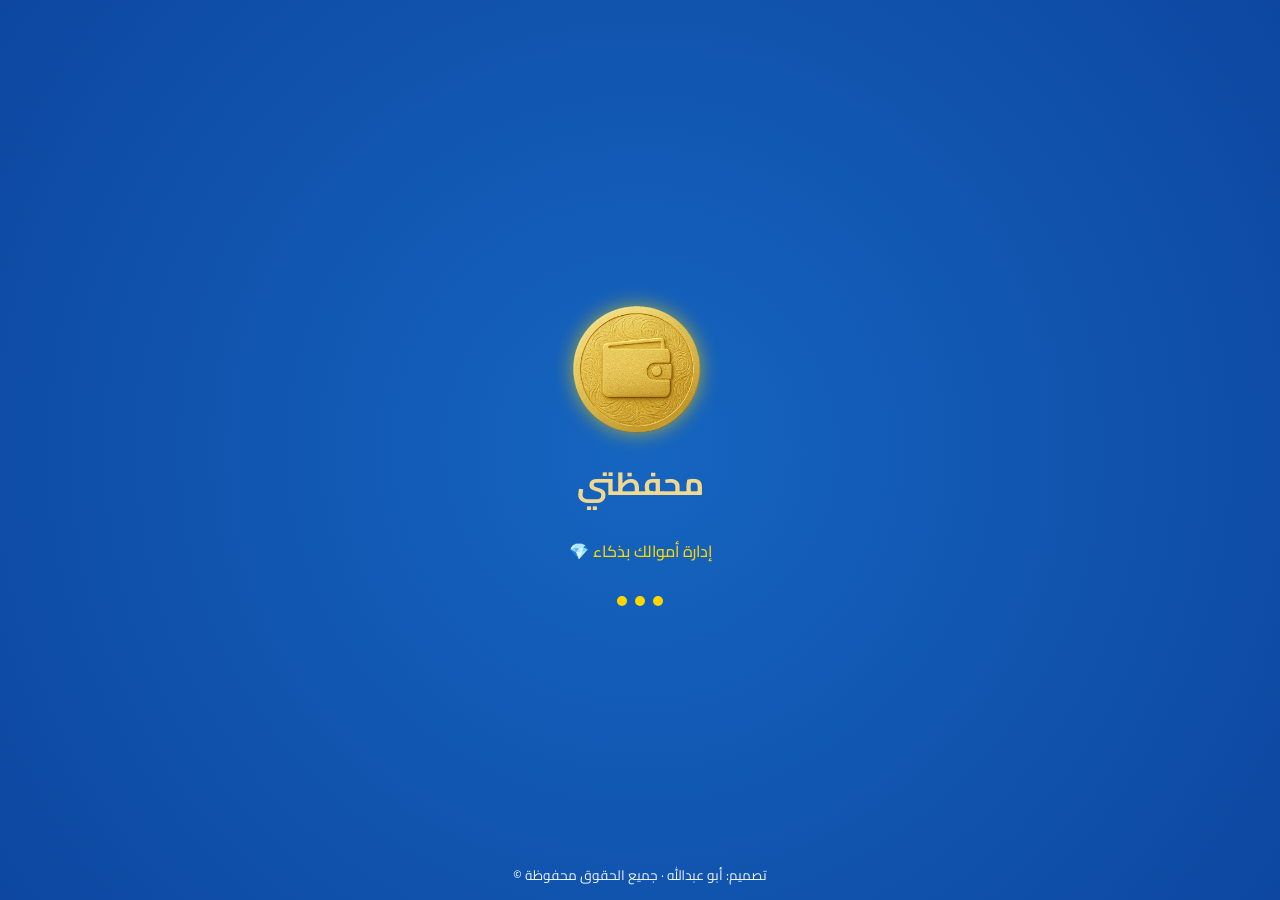
<file: index.html>
<!doctype html>
<html lang="ar" dir="rtl">
<head>
  <meta charset="utf-8" />
  <meta name="viewport" content="width=device-width,initial-scale=1" />

  <!-- Manifest -->
  <link rel="manifest" href="manifest.json">

  <!-- Icons -->
  <link rel="icon" type="image/png" sizes="192x192" href="icons/wallet-icon-192.png">
  <link rel="icon" type="image/png" sizes="512x512" href="icons/wallet-icon-512.png">
  <link rel="apple-touch-icon" href="icons/wallet-icon-512.png">

  <title>محفظتي — لوحة الأرصدة الإجمالية</title>
  <link href="style.css" rel="stylesheet">

  <!-- CSS الخاص بالسبلاش -->
  <style>
    #splash-screen {
      position: fixed;
      inset: 0;
      display: flex;
      flex-direction: column;
      justify-content: center;
      align-items: center;
      background: radial-gradient(circle at center, #1565C0, #0d47a1);
      color: #fff;
      z-index: 9999999;
      transition: opacity 1s ease-out;
      font-family: 'Cairo', sans-serif;
    }

    #splash-screen.hide {
      opacity: 0;
      pointer-events: none;
      display: none;
    }

    /* الشعار */
    #splash-screen img.logo {
      width: 150px;
      opacity: 0;
      transform: scale(0.7);
      animation: fadeInScale 1.4s forwards, goldenPulse 3s ease-in-out infinite;
      filter: drop-shadow(0 0 10px rgba(255, 215, 0, 0.6));
    }

    .app-name {
      font-size: 2rem;
      margin-top: 14px;
      opacity: 0;
      transform: translateY(10px);
      animation: fadeInUp 1s 1s forwards;
      font-weight: 700;
    }

    .tagline {
      font-size: 1rem;
      color: #FFD700;
      opacity: 0;
      animation: fadeIn 1s 2s forwards;
      margin-top: 8px;
      font-weight: 500;
    }

    /* نقاط التحميل */
    .loading-dots {
      display: flex;
      gap: 8px;
      margin-top: 30px;
      opacity: 0;
      animation: fadeIn 1s 2.5s forwards;
    }
    .loading-dots div {
      width: 10px; height: 10px;
      border-radius: 50%;
      background-color: #FFD700;
      animation: bounceDot 1.4s infinite ease-in-out;
    }
    .loading-dots div:nth-child(2) { animation-delay: 0.2s; }
    .loading-dots div:nth-child(3) { animation-delay: 0.4s; }

    .splash-footer {
      position: absolute;
      bottom: 12px;
      width: 100%;
      text-align: center;
      font-size: 0.85rem;
      color: rgba(255,255,255,0.95);
    }

    /* Animations */
    @keyframes fadeInUp {
      from { opacity: 0; transform: translateY(20px); }
      to { opacity: 1; transform: translateY(0); }
    }
    @keyframes fadeInScale {
      from { opacity: 0; transform: scale(0.7); }
      to { opacity: 1; transform: scale(1); }
    }
    @keyframes fadeIn {
      from { opacity: 0; }
      to { opacity: 1; }
    }
    @keyframes bounceDot {
      0%,80%,100% { transform: scale(0.7); opacity: 0.7; }
      40% { transform: scale(1.3); opacity: 1; }
    }
    @keyframes goldenPulse {
      0%,100% { filter: drop-shadow(0 0 10px rgba(255,215,0,0.4)); transform: scale(1); }
      50% { filter: drop-shadow(0 0 25px rgba(255,215,0,0.9)); transform: scale(1.05); }
    }
  </style>
</head>

<body>

<!-- شاشة السبلش -->
<div id="splash-screen">
  <img src="wallet-icon-512.png" class="logo">
  <div class="app-name">محفظتي</div>
  <div class="tagline">إدارة أموالك بذكاء 💎</div>

  <div class="loading-dots">
    <div></div><div></div><div></div>
  </div>

  <div class="splash-footer">تصميم: أبو عبدالله · جميع الحقوق محفوظة ©</div>
</div>


<!-- المحتوى الأصلي كما هو -->
<div class="notification-container"></div>

<header class="app-header">💎 محفظتي — الإصدار الموحد</header>

<main class="container">
  <h1 class="page-title">💰 لوحة الأرصدة الإجمالية</h1>

  <div class="cards-grid" id="cardsGrid" aria-live="polite">
    <div class="card card-yer" data-idx="0">
      <div class="card-title">إجمالي الأرصدة بالريال اليمني (YER)</div>
      <div class="card-amount" id="total-yer">—</div>
      <div class="card-note">تقدير بناءً على أسعار الصرف الحالية.</div>
      <div class="card-update" id="update-yer">آخر تحديث: —</div>
    </div>

    <div class="card card-sar" data-idx="1">
      <div class="card-title">إجمالي الأرصدة بالريال السعودي (SAR)</div>
      <div class="card-amount" id="total-sar">—</div>
      <div class="card-note">تقدير بناءً على أسعار الصرف الحالية.</div>
      <div class="card-update" id="update-sar">آخر تحديث: —</div>
    </div>

    <div class="card card-usd" data-idx="2">
      <div class="card-title">إجمالي الأرصدة بالدولار الأمريكي (USD)</div>
      <div class="card-amount" id="total-usd">—</div>
      <div class="card-note">تقدير بناءً على أسعار الصرف الحالية.</div>
      <div class="card-update" id="update-usd">آخر تحديث: —</div>
    </div>
  </div>

  <div class="action-row">
    <a href="settings.html" id="updateLink" class="btn primary">🔄 تحديث الأسعار من الإعدادات</a>
  </div>
</main>

<nav class="bottom-nav">
    <a href="index.html" class="active"><span class="icon">🏠</span><span>الرئيسية</span></a>
    <a href="banks.html"><span class="icon">📊</span><span>الأصول</span></a>
    <a href="gold.html"><span class="icon">💎</span><span>الذهب</span></a>
    <a href="zakat.html"><span class="icon">🕌</span><span>الزكاة</span></a>
    <a href="debts.html"><span class="icon">💳</span><span>الديون</span></a>
    <a href="backup.html"><span class="icon">📦</span><span>النسخ</span></a>
    <a href="settings.html"><span class="icon">⚙️</span><span>الإعدادات</span></a>
</nav>

<script src="core_logic.js"></script>
<script src="app.js"></script>

<script>
  // تسجيل Service Worker
  if ("serviceWorker" in navigator) {
    navigator.serviceWorker.register("sw.js");
  }

  // تشغيل السبلش عند فتح التطبيق فقط
document.addEventListener("DOMContentLoaded", () => {
    const splash = document.getElementById("splash-screen");

    // هل التطبيق مفتوح لأول مرة في هذه الجلسة؟
    const firstOpen = !sessionStorage.getItem("openedBefore");

    if (firstOpen) {

        splash.style.display = "flex";

        setTimeout(() => {
            splash.classList.add("hide");
            sessionStorage.setItem("openedBefore", "yes"); // تسجيل الافتتاح
        document.body.classList.add("main-loaded");

        }, 6000);

    } else {
        // تم فتح التطبيق مسبقًا → لا سبلش
        splash.remove();

        // وهنا أيضاً عند الفتح بدون سبلش
        document.body.classList.add("main-loaded");
    }
});


  // منع السبلش عند الضغط على "الرئيسية" وأنت داخلها
  document.addEventListener("DOMContentLoaded", () => {
    const homeLink = document.querySelector('a[href="index.html"]');

    if (homeLink) {
      homeLink.addEventListener("click", (event) => {

        if (window.location.pathname.endsWith("index.html") || 
            window.location.pathname === "/" ||
            window.location.pathname === "/index.html") {

          event.preventDefault(); // لا تعيد التحميل
        }

      });
    }
  });
</script>

</body>
</html>
</file>
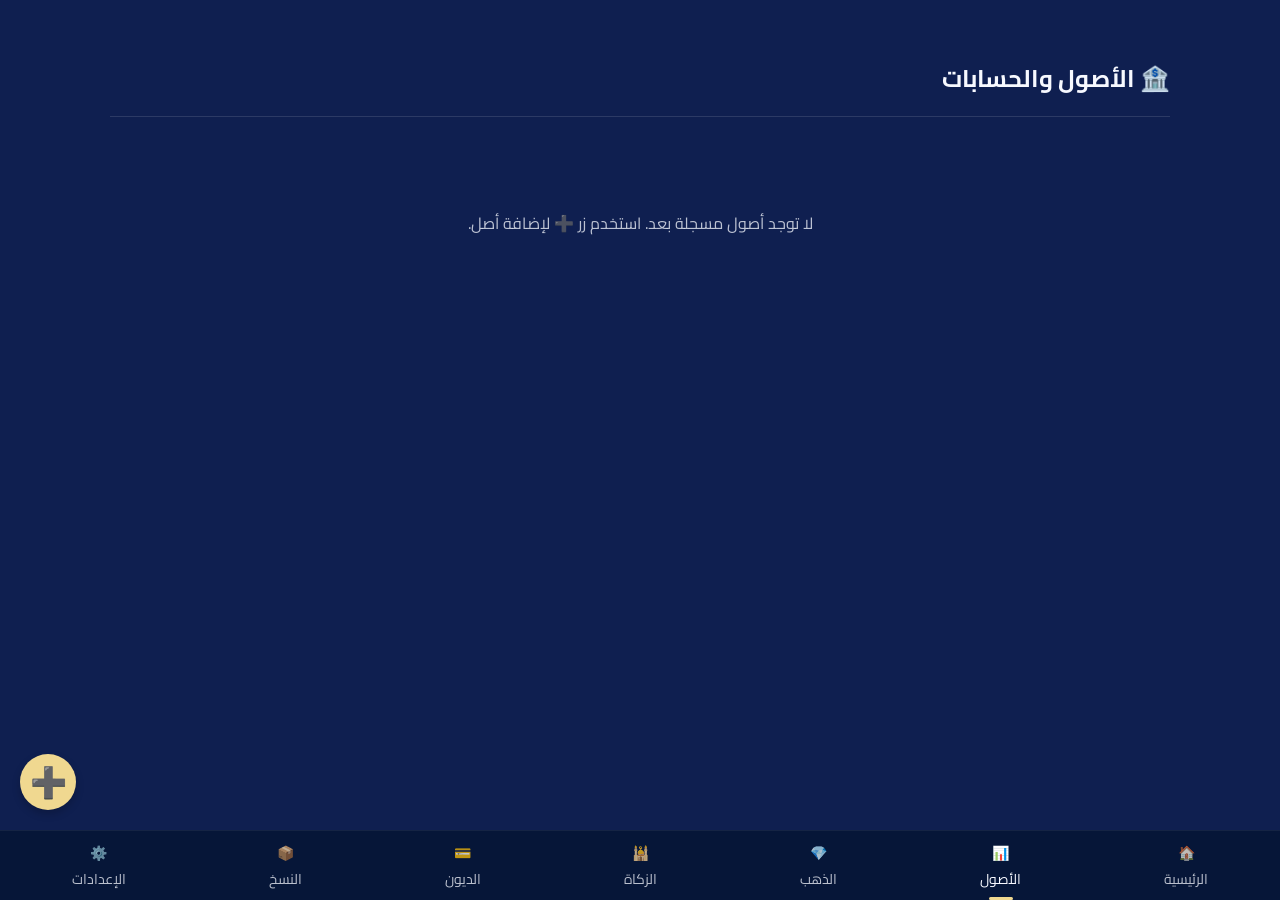
<file: banks.html>
<!doctype html>
<html lang="ar" dir="rtl">
<head>
  <meta charset="utf-8" />
  <meta name="viewport" content="width=device-width,initial-scale=1" />
  <title>محفظتي — الأصول والبنوك</title>
  <link href="style.css" rel="stylesheet">
</head>
<body data-page="banks">
<div class="notification-container"></div>
  <main class="container" id="mainContent">
    <h1 class="page-title">🏦 الأصول والحسابات</h1>
    
    <div class="banks-grid cards-grid" id="banksGrid">
      </div>

    <button class="fab" id="openBanksModal" aria-label="إضافة بنك جديد">➕</button>

    <div class="modal-backdrop" id="modalBackdrop" aria-hidden="true">
      <div class="modal" role="dialog" aria-modal="true" aria-labelledby="modalTitle">
        <h2 id="modalTitle">➕ إضافة / تعديل أصل مالي</h2>
        <div class="modal-subtitle" id="modalSubtitle">أدخل تفاصيل الأصل الجديد أدناه</div>

        <label>اسم الأصل (البنك/المحفظة)</label>
        <input type="text" id="bankName" placeholder="مثال: البنك الأهلي، محفظة العملات" required>

        <label style="margin-top: 15px; display: block;">أرصدة العملات:</label>
        <div id="currencyRows">
          <div class="currency-row">
            <select class="styled-select currency-select">
              <option value="YER">ريال يمني (YER)</option>
              <option value="SAR">ريال سعودي (SAR)</option>
              <option value="USD">دولار أمريكي (USD)</option>
            </select>
            <input type="number" class="value-input" step="0.01" min="0" placeholder="قيمة الرصيد" required>
          </div>
        </div>

        <button class="add-row-btn" id="addRowBtn">➕ أضف عملة أخرى</button>

        <div class="modal-actions">
          <button class="btn primary" id="saveBankBtn">💾 حفظ الأصل</button>
          <button class="btn cancel" id="closeBanksModal">إلغاء</button>
        </div>
      </div>
    </div>

    <div class="modal-backdrop" id="confirmBackdrop" aria-hidden="true">
      <div class="modal small" role="dialog" aria-modal="true" id="confirmModal">
        <h3 id="confirmTitle" style="color: #ff5555;">⚠️ تأكيد الحذف</h3>
        <p id="confirmText">هل تريد حذف هذا الأصل نهائيًا؟</p>
        <div class="modal-actions">
          <button class="btn primary" style="background: #a30000; color: #fff;" id="confirmYes">نعم، احذف</button>
          <button class="btn cancel" id="confirmNo">إلغاء</button>
        </div>
      </div>
    </div>
  </main>


<!-- شريط التنقل السفلي -->
<nav class="bottom-nav">
    <a href="index.html"><span class="icon">🏠</span><span>الرئيسية</span></a>
    <a href="banks.html" class="active"><span class="icon">📊</span><span>الأصول</span></a>
    <a href="gold.html"><span class="icon">💎</span><span>الذهب</span></a>
    <a href="zakat.html"><span class="icon">🕌</span><span>الزكاة</span></a>
    <a href="debts.html"><span class="icon">💳</span><span>الديون</span></a>
    <a href="backup.html"><span class="icon">📦</span><span>النسخ</span></a>
    <a href="settings.html"><span class="icon">⚙️</span><span>الإعدادات</span></a>
</nav>

  <script src="core_logic.js"></script> 
  <script src="banks.js"></script>

</body>

</html>
</file>
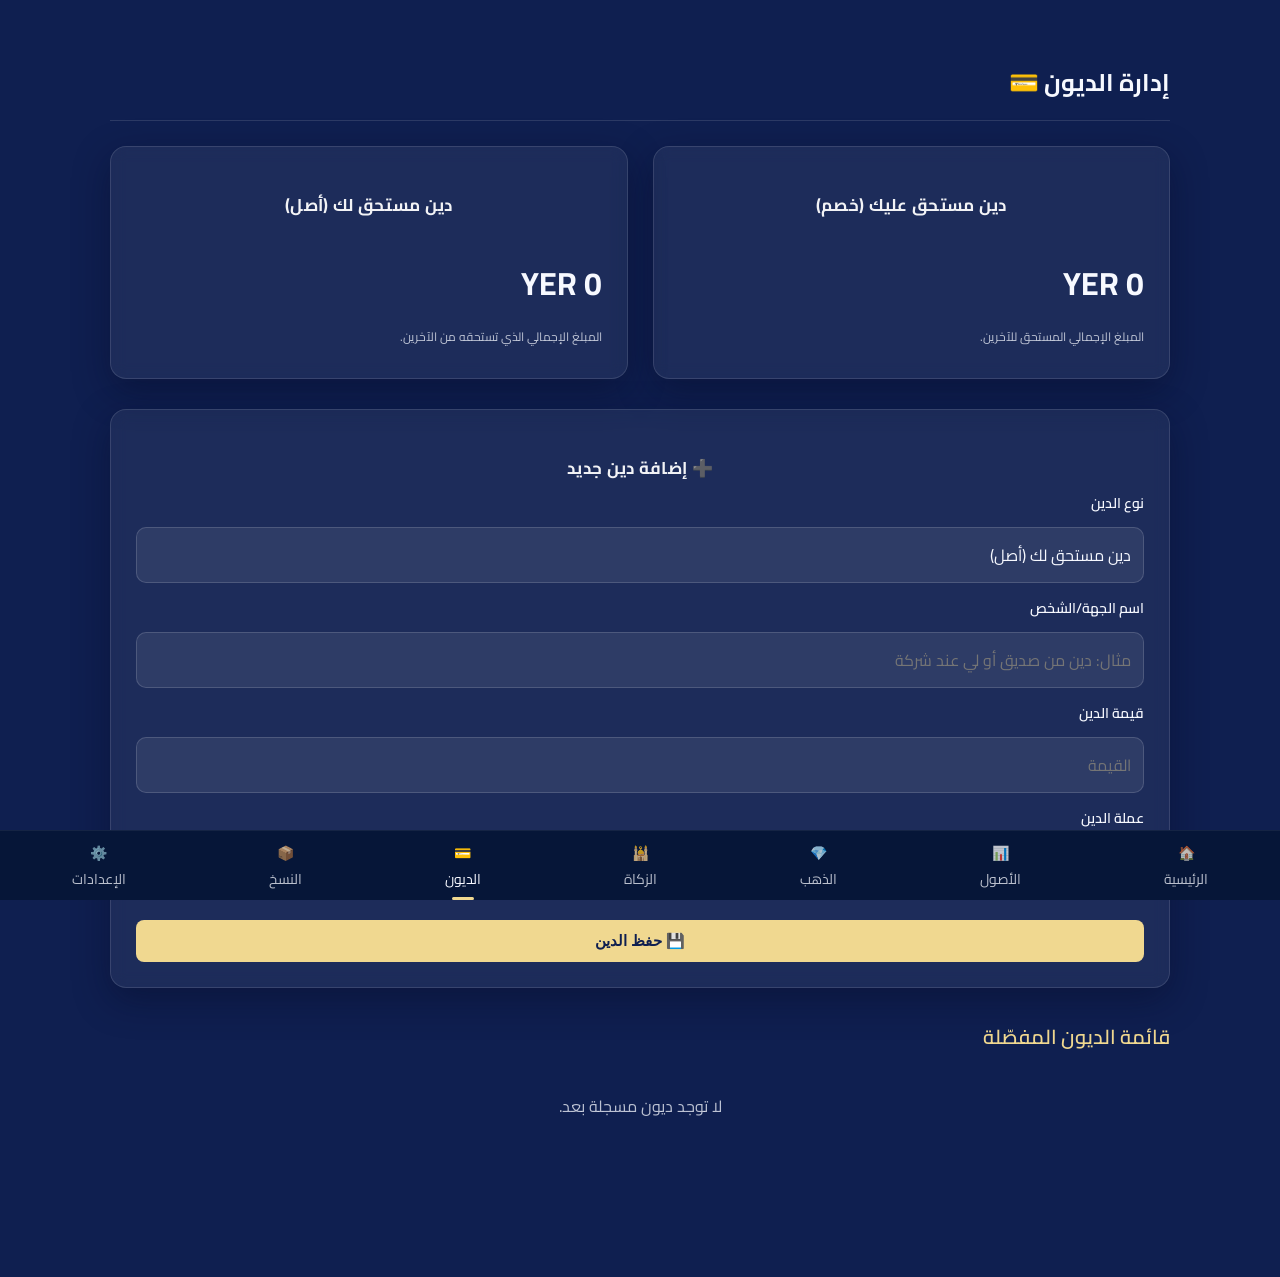
<file: debts.html>
<!DOCTYPE html>
<html lang="ar" dir="rtl">
<head>
    <meta charset="UTF-8">
    <meta name="viewport" content="width=device-width, initial-scale=1">
    <title>إدارة الديون</title>
    <link rel="stylesheet" href="style.css">
</head>

<body>

    <div class="container">

        <h2 class="page-title">إدارة الديون 💳</h2>

        <!-- البطاقات العلوية (بدون تغيير) -->
        <div class="summary-grid">

            <div class="card summary-card" style="opacity:1; transform:none;">
                <h3 class="card-title">دين مستحق عليك (خصم)</h3>
                <p class="card-amount" id="total-owed-by-me-yer">YER 0</p>
                <p class="card-note">المبلغ الإجمالي المستحق للآخرين.</p>
            </div>

            <div class="card summary-card" style="opacity:1; transform:none;">
                <h3 class="card-title">دين مستحق لك (أصل)</h3>
                <p class="card-amount" id="total-owed-to-me-yer">YER 0</p>
                <p class="card-note">المبلغ الإجمالي الذي تستحقه من الآخرين.</p>
            </div>

        </div>

        <!-- نموذج إضافة الدين (عرض كامل) -->
        <div class="card form-full" id="newDebtCard" style="opacity:1; transform:none;">

            <h3 class="card-title">➕ إضافة دين جديد</h3>

            <form id="debtForm">

                <div class="input-group">
                    <label>نوع الدين</label>
                    <select id="debtType" class="styled-select" required>
                        <option value="owed_to_me">دين مستحق لك (أصل)</option>
                        <option value="owed_by_me">دين مستحق عليك (خصم)</option>
                    </select>
                </div>

                <div class="input-group">
                    <label>اسم الجهة/الشخص</label>
                    <input type="text" id="debtName" placeholder="مثال: دين من صديق أو لي عند شركة" required>
                </div>

                <div class="input-group">
                    <label>قيمة الدين</label>
                    <input type="number" id="debtValue" placeholder="القيمة" required>
                </div>

                <div class="input-group">
                    <label>عملة الدين</label>
                    <select id="debtCurrency" class="styled-select">
                        <option value="YER">ريال يمني (YER)</option>
                        <option value="SAR">ريال سعودي (SAR)</option>
                        <option value="USD">دولار أمريكي (USD)</option>
                    </select>
                </div>

                <button class="btn primary" style="width:100%; margin-top:10px;">
                    💾 حفظ الدين
                </button>

            </form>
        </div>

        <!-- قائمة الديون (عرض كامل) -->
        <h3 class="page-subtitle">قائمة الديون المفصّلة</h3>

        <div class="debts-list-container full-width">
            <div id="debtsList"></div>
        </div>

    </div>
<!-- شريط التنقل السفلي -->
<nav class="bottom-nav">
    <a href="index.html"><span class="icon">🏠</span><span>الرئيسية</span></a>
    <a href="banks.html"><span class="icon">📊</span><span>الأصول</span></a>
    <a href="gold.html"><span class="icon">💎</span><span>الذهب</span></a>
    <a href="zakat.html"><span class="icon">🕌</span><span>الزكاة</span></a>
    <a href="debts.html" class="active"><span class="icon">💳</span><span>الديون</span></a>
    <a href="backup.html"><span class="icon">📦</span><span>النسخ</span></a>
    <a href="settings.html"><span class="icon">⚙️</span><span>الإعدادات</span></a>
</nav>

    <script src="core_logic.js"></script>
    <script src="debts.js"></script>

</body>
</html>
</file>
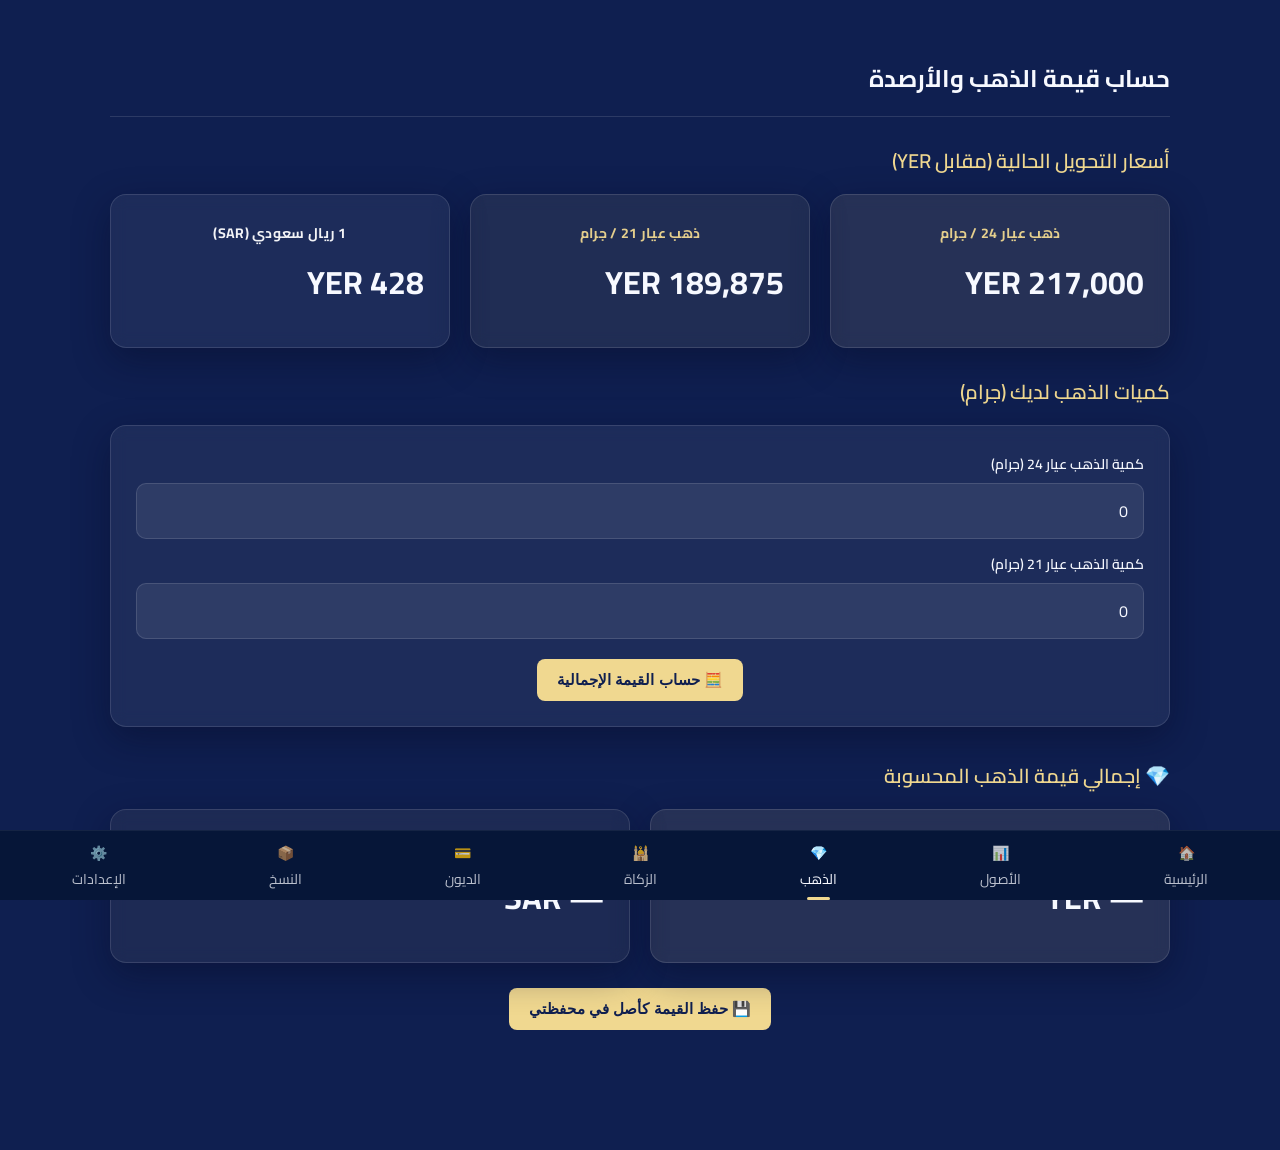
<file: gold.html>
<!doctype html>
<html lang="ar" dir="rtl">
<head>
  <meta charset="utf-8" />
  <meta name="viewport" content="width=device-width,initial-scale=1" />
  <title>محفظتي — إدارة الذهب</title>
  <link href="style.css" rel="stylesheet">
</head>
<body>
  <div class="notification-container"></div>
  <header class="app-header">💎 إدارة الذهب</header>
  
  <main class="container">
    <h1 class="page-title">حساب قيمة الذهب والأرصدة</h1>
    
    <h2 class="page-subtitle" style="margin-top: 5px;">أسعار التحويل الحالية (مقابل YER)</h2>
    <div class="cards-grid" style="grid-template-columns: repeat(3, 1fr); margin-bottom: 25px;">
        
        <div class="card" style="opacity: 1; transform: none; background: rgba(240, 216, 144, 0.1);">
            <div class="card-title" style="color: var(--gold); font-size: 14px;">ذهب عيار 24 / جرام</div>
            <div class="card-amount" id="current-gold-price-yer">— YER</div>
        </div>

        <div class="card" style="opacity: 1; transform: none; background: rgba(240, 216, 144, 0.08);">
            <div class="card-title" style="color: var(--gold); font-size: 14px;">ذهب عيار 21 / جرام</div>
            <div class="card-amount" id="current-gold-price-yer-21">— YER</div> 
        </div>

        <div class="card" style="opacity: 1; transform: none; background: rgba(255, 255, 255, 0.06);">
            <div class="card-title" style="font-size: 14px;">1 ريال سعودي (SAR)</div>
            <div class="card-amount" id="sar-rate">— YER</div>
        </div>
        
    </div>
    
    <h2 class="page-subtitle" style="margin-top: 15px;">كميات الذهب لديك (جرام)</h2>
    <div class="cards-grid" style="grid-template-columns: 1fr;">
        <div class="card" style="opacity: 1; transform: none;">
            <form id="goldForm">
              
              <div class="input-group">
                <label for="gold24grams">كمية الذهب عيار 24 (جرام)</label>
                <input type="number" id="gold24grams" step="0.01" min="0" value="0" required>
              </div>
              
              <div class="input-group">
                <label for="gold21grams">كمية الذهب عيار 21 (جرام)</label>
                <input type="number" id="gold21grams" step="0.01" min="0" value="0" required>
              </div>
              
              <div class="action-row" style="margin-top: 20px;">
                <button type="submit" class="btn primary">🧮 حساب القيمة الإجمالية</button>
              </div>
            </form>
        </div>
    </div>
    
    <h2 class="page-subtitle" style="margin-top: 30px;">💎 إجمالي قيمة الذهب المحسوبة</h2>
    <div class="cards-grid" style="grid-template-columns: repeat(2, 1fr); margin-bottom: 25px;">
        
        <div class="card" style="opacity: 1; transform: none; background: rgba(240, 216, 144, 0.1);">
            <div class="card-title" style="font-size: 14px;">بالريال اليمني (YER)</div>
            <div class="card-amount" id="total-gold-yer">— YER</div>
        </div>

        <div class="card" style="opacity: 1; transform: none; background: rgba(240, 216, 144, 0.06);">
            <div class="card-title" style="font-size: 14px;">بالريال السعودي (SAR)</div>
            <div class="card-amount" id="total-gold-sar">— SAR</div>
        </div>
        
    </div>
    
    <div class="action-row" style="margin-top: 15px;">
        <button id="save-gold-asset-btn" class="btn primary">💾 حفظ القيمة كأصل في محفظتي</button>
    </div>
    
  </main>
  
<!-- شريط التنقل السفلي -->
<nav class="bottom-nav">
    <a href="index.html"><span class="icon">🏠</span><span>الرئيسية</span></a>
    <a href="banks.html"><span class="icon">📊</span><span>الأصول</span></a>
    <a href="gold.html" class="active"><span class="icon">💎</span><span>الذهب</span></a>
    <a href="zakat.html"><span class="icon">🕌</span><span>الزكاة</span></a>
    <a href="debts.html"><span class="icon">💳</span><span>الديون</span></a>
    <a href="backup.html"><span class="icon">📦</span><span>النسخ</span></a>
    <a href="settings.html"><span class="icon">⚙️</span><span>الإعدادات</span></a>
</nav>

  <script src="core_logic.js"></script> 
  <script src="gold.js"></script>
</body>

</html>
</file>
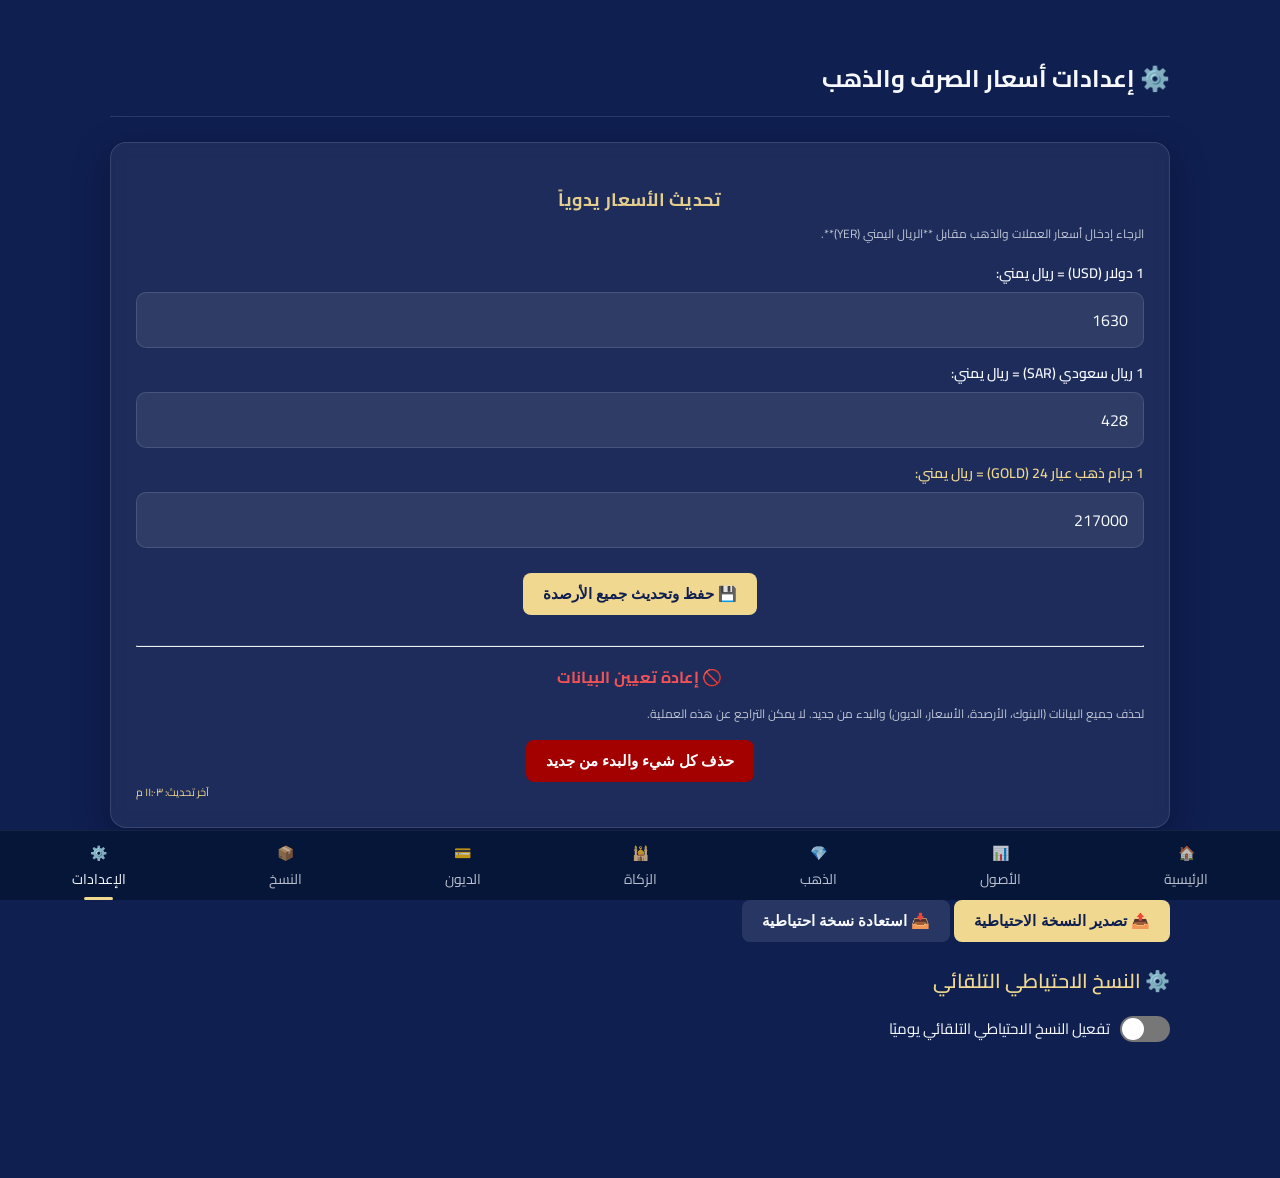
<file: settings.html>
<!doctype html>
<html lang="ar" dir="rtl">
<head>
  <meta charset="utf-8" />
  <meta name="viewport" content="width=device-width,initial-scale=1" />
  <title>محفظتي — الإعدادات والأسعار</title>
  <link href="style.css" rel="stylesheet">
</head>
<body>
  <div class="notification-container"></div>
  
  <header class="app-header">💎 محفظتي — الإعدادات</header>

  <main class="container">
    <h1 class="page-title">⚙️ إعدادات أسعار الصرف والذهب</h1>

    <div class="cards-grid" style="grid-template-columns: 1fr;">
      
      <div class="card" style="opacity: 1; transform: none;">
        <h2 class="card-title" style="font-size: 18px; color: var(--gold);">تحديث الأسعار يدوياً</h2>
        <div class="card-note" style="margin-bottom: 15px;">
            الرجاء إدخال أسعار العملات والذهب مقابل **الريال اليمني (YER)**.
        </div>
        
        <div class="input-group">
            <label for="usd-rate-input" style="color: var(--text);">1 دولار (USD) = ريال يمني:</label>
            <input type="number" id="usd-rate-input" placeholder="500" class="setting-input">
        </div>
        
        <div class="input-group">
            <label for="sar-rate-input" style="color: var(--text);">1 ريال سعودي (SAR) = ريال يمني:</label>
            <input type="number" id="sar-rate-input" placeholder="30" class="setting-input">
        </div>
        
        <div class="input-group">
            <label for="gold-price-input" style="color: var(--gold);">1 جرام ذهب عيار 24 (GOLD) = ريال يمني:</label> 
            <input type="number" id="gold-price-input" placeholder="200000" class="setting-input">
        </div>

        <div class="action-row" style="margin-top: 25px;">
            <button id="save-rates-btn" class="btn primary">💾 حفظ وتحديث جميع الأرصدة</button>
        </div>
        
        <hr style="border-top: 1px solid rgba(255,255,255,0.1); margin: 30px 0 15px;">
        <div class="card-title" style="font-size: 16px; color: #ff5555; margin-bottom: 10px;">
            🚫 إعادة تعيين البيانات
        </div>
        <div class="card-note">
            لحذف جميع البيانات (البنوك، الأرصدة، الأسعار، الديون) والبدء من جديد. لا يمكن التراجع عن هذه العملية.
        </div>
        <div class="action-row" style="margin-top: 15px;">
            <button id="delete-db-btn" class="btn cancel" style="background: #a30000; color: white;">حذف كل شيء والبدء من جديد</button>
        </div>
        <div class="card-update" id="last-update">آخر تحديث: —</div>
      </div>
      
    </div>
<h2 class="page-subtitle">📦 النسخة الاحتياطية</h2>

<button class="btn primary" id="exportBackupBtn">📤 تصدير النسخة الاحتياطية</button>

<input type="file" id="importBackupInput" accept=".json" style="display:none;">
<button class="btn cancel" id="importBackupBtn">📥 استعادة نسخة احتياطية</button>

<h2 class="page-subtitle">⚙️ النسخ الاحتياطي التلقائي</h2>

<label class="toggle-setting">
    <input type="checkbox" id="autoBackupToggle">
    <span class="toggle-slider"></span>
    <span class="toggle-label">تفعيل النسخ الاحتياطي التلقائي يوميًا</span>
</label>


  </main>

<!-- شريط التنقل السفلي -->
<nav class="bottom-nav">
    <a href="index.html"><span class="icon">🏠</span><span>الرئيسية</span></a>
    <a href="banks.html"><span class="icon">📊</span><span>الأصول</span></a>
    <a href="gold.html"><span class="icon">💎</span><span>الذهب</span></a>
    <a href="zakat.html"><span class="icon">🕌</span><span>الزكاة</span></a>
    <a href="debts.html"><span class="icon">💳</span><span>الديون</span></a>
    <a href="backup.html"><span class="icon">📦</span><span>النسخ</span></a>
    <a href="settings.html" class="active"><span class="icon">⚙️</span><span>الإعدادات</span></a>
</nav>

  <script src="core_logic.js"></script>
  <script src="settings.js"></script>
</body>

</html>
</file>
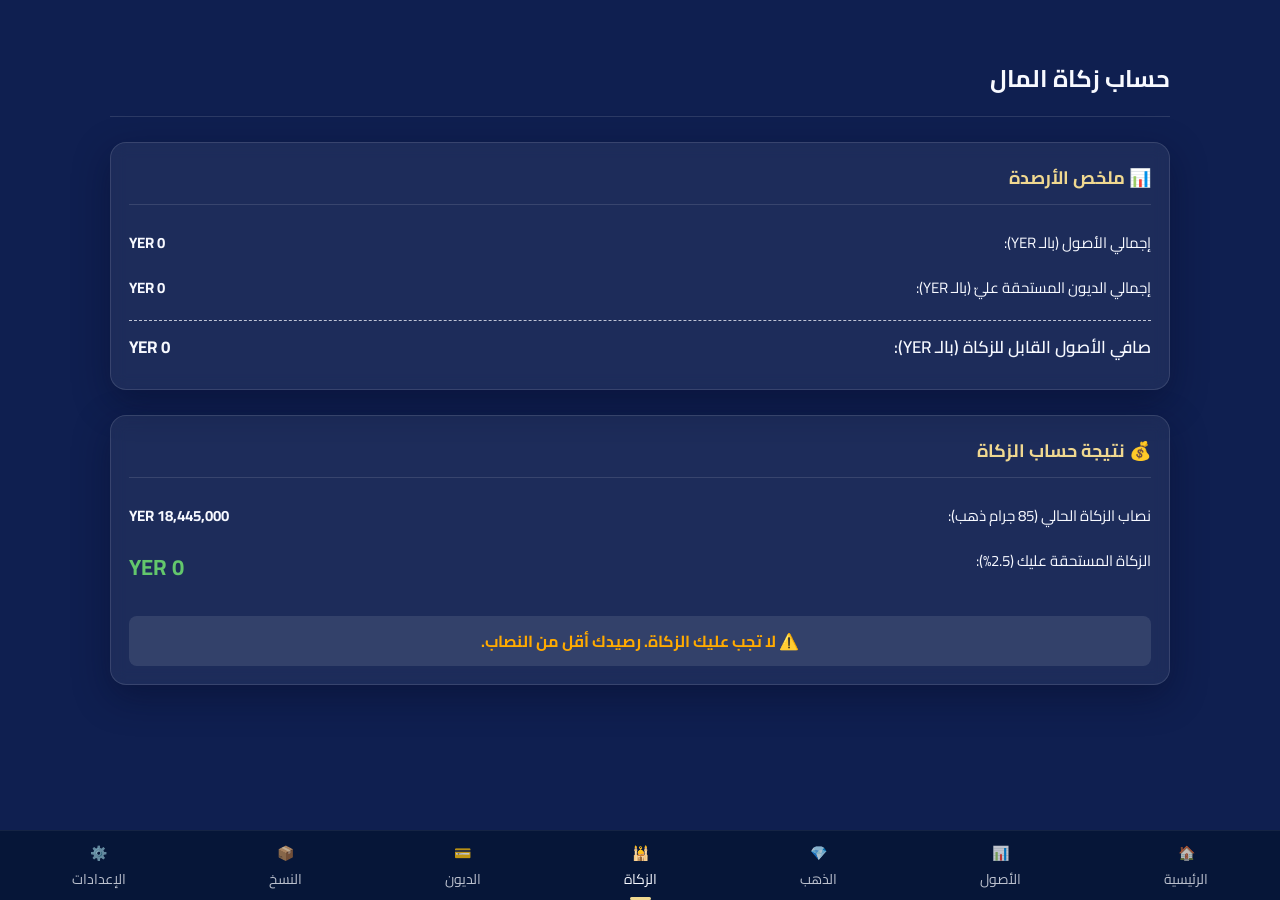
<file: zakat.html>
<!doctype html>
<html lang="ar" dir="rtl">
<head>
  <meta charset="utf-8" />
  <meta name="viewport" content="width=device-width,initial-scale=1" />
  <title>محفظتي — حساب الزكاة</title>
  <link href="style.css" rel="stylesheet">
</head>
<body>
  <div class="notification-container"></div>
  <header class="app-header">🕌 حساب الزكاة</header>
  
  <main class="container">
    <h1 class="page-title">حساب زكاة المال</h1>

    <div class="zakat-summary">
        <h2>📊 ملخص الأرصدة</h2>
        <div class="summary-item">
            <span>إجمالي الأصول (بالـ YER):</span> 
            <strong id="total-assets-yer">— YER</strong>
        </div>
        <div class="summary-item">
            <span>إجمالي الديون المستحقة عليّ (بالـ YER):</span> 
            <strong id="total-debts-by-me-yer">— YER</strong>
        </div>
        <div class="summary-item total-net">
            <span>صافي الأصول القابل للزكاة (بالـ YER):</span> 
            <strong id="net-assets-yer">— YER</strong>
        </div>
    </div>

    <div class="zakat-result">
        <h2>💰 نتيجة حساب الزكاة</h2>
        <div class="result-item">
            <span>نصاب الزكاة الحالي (85 جرام ذهب):</span> 
            <strong id="nisaab-yer">— YER</strong>
        </div>
        <div class="result-item final-result">
            <span>الزكاة المستحقة عليك (2.5%):</span> 
            <strong id="zakat-due-yer">— YER</strong>
        </div>
        <div class="zakat-status" id="zakat-status">
            </div>
    </div>
    
  </main>
<!-- شريط التنقل السفلي -->
<nav class="bottom-nav">
    <a href="index.html"><span class="icon">🏠</span><span>الرئيسية</span></a>
    <a href="banks.html"><span class="icon">📊</span><span>الأصول</span></a>
    <a href="gold.html"><span class="icon">💎</span><span>الذهب</span></a>
    <a href="zakat.html" class="active"><span class="icon">🕌</span><span>الزكاة</span></a>
    <a href="debts.html"><span class="icon">💳</span><span>الديون</span></a>
    <a href="backup.html"><span class="icon">📦</span><span>النسخ</span></a>
    <a href="settings.html"><span class="icon">⚙️</span><span>الإعدادات</span></a>
</nav>  


  <script src="core_logic.js"></script> 
  <script src="zakat.js"></script>
</body>

</html>
</file>
<file: style.css>
/* style.css — Glass UI SPA dashboard (royal blue + light gold) */
@import url('https://fonts.googleapis.com/css2?family=Cairo:wght@300;400;600;700&display=swap');

:root{
  --royal-top: #203b9d;
  --royal-bottom: #0f1f50;
  --royal-mid: #2749b0;
  --gold: #f0d890;
  --glass: rgba(255,255,255,0.06);
  --glass-border: rgba(255,255,255,0.12);
  --text: #f7f9ff;
  --muted: rgba(247,249,255,0.75);
  --card-radius: 16px;
  --shadow: 0 12px 36px rgba(6,12,40,0.45);
}

*{box-sizing:border-box}
html,body{height:100%;margin:0;font-family:'Cairo',sans-serif;background: var(--royal-bottom) !important;color:var(--text);-webkit-font-smoothing:antialiased;}

.app-header{display:none} 

.container{max-width:1100px;margin:0 auto;padding:40px 20px 120px;text-align:right;}

/* --- Titles --- */
.page-title{font-size:24px;font-weight:700;color:var(--text);margin-bottom:25px;border-bottom:1px solid var(--glass-border);padding-bottom:15px;}
.page-subtitle{font-size:20px;font-weight:600;color:var(--gold);margin-top:20px;margin-bottom:15px;}

/* --- Cards Grid --- */
.cards-grid{display:grid;grid-template-columns:repeat(3,1fr);gap:20px;}
@media (max-width: 768px) {
    .cards-grid{grid-template-columns:1fr;} /* على الموبايل، عمود واحد */
}

.card{
    background:var(--glass);
    backdrop-filter:blur(8px);
    border:1px solid var(--glass-border);
    border-radius:var(--card-radius);
    padding:25px;
    text-align:right;
    box-shadow:var(--shadow);
    opacity:0;
    transform:translateY(20px);
    transition: all 0.4s ease-out; /* إضافة انتقال لـ banks.js */
}

.card-title{font-size:14px;color:var(--muted);margin-bottom:10px;}
.card-amount{font-size:32px;font-weight:700;margin-bottom:10px;}
.card-note{font-size:12px;color:var(--muted);margin-bottom:5px;}
.card-update{font-size:11px;color:var(--gold);text-align:left;}

/* --- Buttons and Inputs --- */
.btn{
    padding:12px 20px;
    border:none;
    border-radius:8px;
    font-size:15px;
    cursor:pointer;
    transition:background 0.2s ease, transform 0.2s ease;
    font-weight:600;
    text-align:center;
    text-decoration:none;
    display:inline-block;
}
.btn.primary{background:var(--gold);color:var(--royal-bottom);}
.btn.primary:hover{background:#f0e0a0;transform:translateY(-1px);}
.btn.cancel{background:rgba(255,255,255,0.1);color:var(--text);}
.btn.cancel:hover{background:rgba(255,255,255,0.2);transform:translateY(-1px);}
.btn.btn-small{padding: 8px 14px; font-size: 13px;} /* زر صغير */


.action-row{margin-top:20px;text-align:center;}

/* --- Input Fields --- */
.input-group {
    margin-bottom: 15px;
}

.input-group label {
    display: block;
    margin-bottom: 6px;
    font-size: 14px;
    font-weight: 600;
}

input[type="text"], input[type="number"], .styled-select {
    width: 100%;
    padding: 12px 15px;
    border-radius: 10px;
    border: 1px solid var(--glass-border);
    background: rgba(255, 255, 255, 0.08); 
    color: var(--text);
    font-size: 16px;
    font-family: 'Cairo', sans-serif;
    transition: all 0.2s ease;
}

.styled-select {
    appearance: none;
    background: rgba(255, 255, 255, 0.08) url("data:image/svg+xml;charset=UTF-8,%3Csvg%20xmlns%3D%22http%3A%2F%2Fwww.w3.org%2F2000%2Fsvg%22%20width%3D%2220%22%20height%3D%2220%22%20viewBox%3D%220%200%2020%2020%22%3E%3Cpath%20fill%3D%22%23f7f9ff%22%20d%3D%22M4.5%207.5l5%205%205-5H4.5z%22%2F%3E%3C%2Fsvg%3E") no-repeat right 10px center;
    background-size: 12px;
    padding-left: 40px; /* مسافة للآيكون */
}


/* --- Bottom Navigation --- */
.bottom-nav{
    position:fixed;
    bottom:0;
    left:0;
    right:0;
    display:flex;
    justify-content:space-around;
    align-items:center;
    height:70px;
    background:rgba(0,0,0,0.5);
    backdrop-filter:blur(10px);
    border-top:1px solid var(--glass-border);
    z-index:1000;
}
.nav-btn{
    flex-grow:1;
    text-align:center;
    color:var(--muted);
    font-size:12px;
    font-weight:600;
    text-decoration:none;
    padding:10px 0;
    transition:color 0.2s ease, background 0.2s ease;
}
.nav-btn:hover{color:var(--text);}
.nav-btn.active{color:var(--gold);border-bottom:2px solid var(--gold);}

/* --- Splash Screen --- */
.splash{
    position:fixed;
    top:0;
    left:0;
    width:100%;
    height:100%;
    background:linear-gradient(180deg,var(--royal-mid) 0%,var(--royal-bottom) 100%);
    z-index:10000;
    display:flex;
    flex-direction:column;
    justify-content:center;
    align-items:center;
    text-align:center;
}
.splash-logo{
    display:flex;
    flex-direction:column;
    align-items:center;
}
.app-name{
    font-size:40px;
    font-weight:700;
    color:var(--gold);
    margin-bottom:15px;
}
.splash-tag{
    font-size:16px;
    color:var(--muted);
    margin-top:10px;
}
.splash-credit {
    font-size: 13px;
    color: var(--muted);
    margin-top: 8px;
    opacity: 0.85;
}
.loading-dots span{
    display:inline-block;
    width:10px;
    height:10px;
    background:var(--gold);
    border-radius:50%;
    margin:0 5px;
    animation:bounce 1.4s infinite ease-in-out both;
}
.loading-dots span:nth-child(1){animation-delay:-0.32s;}
.loading-dots span:nth-child(2){animation-delay:-0.16s;}

@keyframes bounce{
    0%,80%,100%{transform:scale(0);}
    40%{transform:scale(1);}
}

/* --- Notifications --- */
.notification-container {
    position: fixed;
    top: 20px;
    left: 50%;
    transform: translateX(-50%);
    z-index: 10000;
}

.custom-notification {
    background: rgba(10, 10, 10, 0.9);
    color: var(--text);
    padding: 15px 20px;
    border-radius: 10px;
    margin-bottom: 10px;
    box-shadow: 0 4px 10px rgba(0, 0, 0, 0.3);
    opacity: 0;
    transform: translateY(-20px);
    transition: opacity 0.4s ease, transform 0.4s ease;
    font-size: 14px;
    font-weight: 600;
}

.custom-notification.show {
    opacity: 1;
    transform: translateY(0);
}

.custom-notification.success {
    border-left: 5px solid var(--gold);
}

.custom-notification.error {
    background: rgba(150, 30, 30, 0.9);
    border-left: 5px solid #ff5555;
}

/* --- تنسيقات خاصة بقوائم الأصول والديون (list-container) --- */

.list-container {
    list-style: none;
    padding: 0;
    margin-top: 20px;
}

.list-item {
    display: flex;
    justify-content: space-between;
    align-items: center;
    padding: 15px 20px;
    margin-bottom: 12px;
    
    /* تطبيق ثيم البطاقة على عناصر القائمة */
    background: var(--glass); 
    backdrop-filter: blur(8px);
    border: 1px solid var(--glass-border);
    border-radius: var(--card-radius);
    box-shadow: 0 4px 12px rgba(0, 0, 0, 0.2);
    transition: transform 0.2s ease;
}

.list-item:hover {
    transform: translateY(-2px);
}

.debt-item div p {
    margin: 4px 0 0 0;
    font-size: 13px;
    color: var(--muted);
}

.debt-total, .asset-total {
    text-align: left; /* لضمان محاذاة الأزرار والعملة */
}

.value-yer {
    display: block;
    font-size: 16px;
    font-weight: 700;
    color: var(--gold);
    margin-bottom: 5px;
}

/* تمييز الديون المستحقة لي (أصول) والديون المستحقة عليّ (خصوم) */
.debt-to-me {
    border-left: 5px solid #63c76c; /* أخضر فاتح */
}
.debt-by-me {
    border-left: 5px solid #ff5555; /* أحمر تنبيه */
}

/* --- تنسيقات خاصة بصفحة الزكاة (zakat.html) والذهب (gold.html) --- */

.zakat-summary, .zakat-result {
    padding: 20px;
    margin-bottom: 25px;
    /* استخدام تنسيق البطاقة الأساسي */
    background: var(--glass);
    backdrop-filter: blur(8px);
    border: 1px solid var(--glass-border);
    border-radius: var(--card-radius);
    box-shadow: var(--shadow);
}

.zakat-summary h2, .zakat-result h2 {
    font-size: 18px;
    color: var(--gold);
    margin-top: 0;
    padding-bottom: 10px;
    border-bottom: 1px solid var(--glass-border);
    margin-bottom: 15px;
}

.summary-item, .result-item {
    display: flex;
    justify-content: space-between;
    padding: 8px 0;
    font-size: 15px;
}

.total-net {
    font-size: 17px !important;
    font-weight: 600;
    border-top: 1px dashed var(--muted);
    margin-top: 10px;
    padding-top: 10px !important;
    color: var(--text);
}

.final-result strong {
    font-size: 22px;
    color: #63c76c; /* لون أخضر للزكاة المستحقة */
    font-weight: 700;
}

.zakat-status {
    margin-top: 20px;
    padding: 10px;
    text-align: center;
    border-radius: 8px;
    background: rgba(255, 255, 255, 0.1);
}

/* --- تنسيقات الأزرار العائمة (FAB) والمودال (Banks Page) --- */

.fab {
    position: fixed;
    bottom: 90px;
    left: 20px;
    width: 56px;
    height: 56px;
    border-radius: 50%;
    background: var(--gold);
    color: var(--royal-bottom);
    font-size: 30px;
    border: none;
    box-shadow: 0 4px 8px rgba(0, 0, 0, 0.2);
    cursor: pointer;
    z-index: 999;
    transition: transform 0.2s ease;
}
.fab:hover {
    transform: scale(1.05);
}

/* المودال */
.modal-backdrop {
    position: fixed;
    top: 0;
    left: 0;
    width: 100%;
    height: 100%;
    background: rgba(0, 0, 0, 0.7);
    backdrop-filter: blur(5px);
    z-index: 10001;
    display: flex;
    justify-content: center;
    align-items: center;
    visibility: hidden;
    opacity: 0;
    transition: opacity 0.3s, visibility 0.3s;
}
.modal-backdrop.active {
    visibility: visible;
    opacity: 1;
}

.modal {
    background: var(--royal-bottom);
    border: 1px solid var(--glass-border);
    border-radius: var(--card-radius);
    padding: 30px;
    width: 90%;
    max-width: 500px;
    box-shadow: var(--shadow);
    transform: scale(0.9);
    transition: transform 0.3s ease;
}
.modal-backdrop.active .modal {
    transform: scale(1);
}
.modal h2 {
    color: var(--gold);
    font-size: 22px;
    margin-top: 0;
    border-bottom: 1px solid var(--glass-border);
    padding-bottom: 10px;
    margin-bottom: 15px;
}
.modal-actions {
    display: flex;
    justify-content: space-between;
    margin-top: 25px;
}
.currency-row {
    display: flex;
    gap: 10px;
    align-items: center;
    margin-bottom: 15px;
}
.currency-row select, .currency-row input[type="number"] {
    flex-grow: 1;
}
.add-row-btn {
    width: 100%;
    background: rgba(255, 255, 255, 0.1);
    color: var(--text);
    padding: 10px;
    border: 1px dashed var(--glass-border);
    border-radius: 8px;
    cursor: pointer;
    transition: background 0.2s;
}
.add-row-btn:hover {
    background: rgba(255, 255, 255, 0.2);
}

/* تعديل عرض المودال الصغير للحذف */
.modal.small {
    max-width: 350px;
    text-align: center;
}
.modal.small .modal-actions {
    justify-content: space-around;
}
/* ==== بطاقة الملخص (عرض كامل بصفين) ==== */
.summary-grid {
    display: grid;
    grid-template-columns: 1fr 1fr;
    gap: 25px;
    margin-bottom: 25px;
}

@media (max-width: 900px) {
    .summary-grid {
        grid-template-columns: 1fr;
    }
}

/* ==== نموذج الإضافة عرض كامل ==== */
.form-card {
    width: 100%;
    margin-bottom: 25px;
}

/* ==== تحسين مدخلات النموذج ==== */
.form-card .input-group input,
.form-card .input-group select {
    width: 100%;
    margin-top: 4px;
}

/* ==== قائمة الديون ==== */
.debts-list-container {
    width: 100%;
}

/* ==== حل مشكلة navbar المختفي ==== */
body {
    padding-bottom: 120px;
}
/* شبكة عمودين تحت البطاقات */
.debt-grid {
    display: grid;
    grid-template-columns: 1fr 1fr;
    gap: 25px;
    margin-top: 20px;
}

@media (max-width: 900px) {
    .debt-grid {
        grid-template-columns: 1fr;
    }
}

/* تحسين شكل النموذج */
.form-card input,
.form-card select {
    width: 100%;
    background: rgba(255,255,255,0.08);
    border: 1px solid rgba(255,255,255,0.15);
    padding: 10px;
    border-radius: 10px;
    color: var(--text);
    transition: 0.3s;
}

.form-card input:focus,
.form-card select:focus {
    border-color: var(--gold);
    background: rgba(255,255,255,0.12);
}

/* جعل select متناسق مع الثيم */
.styled-select {
    appearance: none;
    background-image: url('data:image/svg+xml;utf8,<svg fill="white" height="24" width="24" viewBox="0 0 24 24"><path d="M7 10l5 5 5-5z"/></svg>');
    background-repeat: no-repeat;
    background-position: left 10px center;
    padding-left: 35px;
}

/* بطاقة الديون في العمود الثاني */
.debts-list-container {
    margin-top: 10px;
}

.debt-item {
    opacity: 1 !important;
    transform: none !important;
    margin-bottom: 18px;
    padding: 18px;
    border-radius: 14px;
}

/* توحيد التباعد داخل الحقول */
.input-group {
    margin-bottom: 12px;
}
/* ===== البطاقات العلوية ===== */
.summary-grid {
    display: grid;
    grid-template-columns: 1fr 1fr;
    gap: 25px;
    margin-bottom: 30px;
}

@media (max-width: 900px) {
    .summary-grid {
        grid-template-columns: 1fr;
    }
}

/* ===== نموذج إضافة دين بعرض كامل ===== */
.form-full {
    width: 100%;
    margin-bottom: 30px;
}

/* تحسين مدخلات النموذج */
.form-full input,
.form-full select {
    width: 100%;
    padding: 12px;
    border-radius: 10px;
    background: rgba(255,255,255,0.08);
    border: 1px solid rgba(255,255,255,0.15);
    margin-top: 5px;
    color: var(--text);
}

.form-full input:focus,
.form-full select:focus {
    background: rgba(255,255,255,0.12);
    border-color: var(--gold);
}

/* تنسيق select ليطابق الثيم */
.styled-select {
    appearance: none;
    background-image: url('data:image/svg+xml;utf8,<svg fill="white" height="22" width="22" viewBox="0 0 24 24"><path d="M7 10l5 5 5-5z"/></svg>');
    background-repeat: no-repeat;
    background-position: left 10px center;
    padding-left: 35px;
}

/* ===== قائمة الديون (عرض كامل) ===== */
.full-width {
    width: 100%;
}

.debt-item {
    opacity: 1 !important;
    transform: none !important;
    margin-bottom: 18px;
    padding: 18px;
    border-radius: 14px;
}
/* ====== شريط التنقل السفلي الفاخر ====== */

.bottom-nav {
    position: fixed;
    bottom: 0;
    right: 0;
    left: 0;
    height: 70px;
    background: #061638;
    border-top: 1px solid rgba(255,255,255,0.06);
    display: flex;
    justify-content: space-around;
    align-items: center;
    z-index: 2000;
    backdrop-filter: blur(10px);
}

.bottom-nav a {
    color: var(--text);
    text-decoration: none;
    font-size: 14px;
    text-align: center;
    display: flex;
    flex-direction: column;
    align-items: center;
    padding: 6px 10px;
    position: relative;
    opacity: 0.75;
    transition: 0.25s ease;
}

.bottom-nav a .nav-icon {
    width: 18px;
    height: 18px;
    margin-bottom: 4px;
    opacity: 0.85;
}

.bottom-nav a:hover {
    opacity: 1;
}

/* ===== تحديد الصفحة النشطة ===== */

.bottom-nav a.active {
    opacity: 1;
}

.bottom-nav a.active::after {
    content: "";
    position: absolute;
    bottom: -2px;
    width: 40%;
    height: 3px;
    background: var(--gold);
    border-radius: 3px;
    right: 0;
    left: 0;
    margin: auto;
}
/* تحسين صفحة الزكاة لتكون متوافقة مع الجوال */

/* جعل الكروت تأخذ كامل العرض بدون تمدد زائد */
.zakat-summary,
.zakat-result {
    width: 100%;
    padding: 18px;
    margin-bottom: 25px;
}

/* تصغير العناوين على الشاشات الصغيرة */
@media (max-width: 600px) {
    .page-title {
        font-size: 22px;
        text-align: center;
    }

    .zakat-summary h2,
    .zakat-result h2 {
        font-size: 18px;
        text-align: center;
    }

    .summary-item,
    .result-item {
        flex-direction: column;
        text-align: center;
        gap: 5px;
    }

    .summary-item span,
    .result-item span {
        font-size: 15px;
    }

    .summary-item strong,
    .result-item strong {
        font-size: 18px;
    }

    .final-result strong {
        font-size: 22px !important;
    }

    #zakat-status {
        font-size: 14px;
        padding: 10px;
    }
}
/* 🔧 إصلاح صفحة الذهب لتكون Responsive على الجوال */

/* كسر الـ inline grid-template على الموبايل */
@media (max-width: 768px) {

    /* كروت أسعار الذهب */
    .cards-grid[style*="repeat(3"] {
        grid-template-columns: 1fr !important;
    }

    /* كروت النتيجة (2 أعمدة → عمود واحد) */
    .cards-grid[style*="repeat(2"] {
        grid-template-columns: 1fr !important;
    }

    /* حقول الإدخال داخل البطاقة */
    #goldForm .input-group input {
        font-size: 16px;
        padding: 12px;
    }

    /* البطاقات نفس ارتفاع وصفحة الديون */
    .cards-grid .card {
        padding: 20px;
        margin-bottom: 15px;
    }

    /* العناوين وسط */
    .page-title,
    .page-subtitle {
        text-align: center;
    }

    /* تصغير الخط الكبير */
    .card-amount {
        font-size: 24px !important;
    }
}
.toggle-setting {
    display: flex;
    align-items: center;
    gap: 10px;
    margin: 15px 0;
}

.toggle-setting input {
    display: none;
}

.toggle-slider {
    width: 50px;
    height: 26px;
    background: #777;
    border-radius: 20px;
    position: relative;
    cursor: pointer;
    transition: .3s ease;
}

.toggle-slider::after {
    content: "";
    width: 22px;
    height: 22px;
    background: white;
    border-radius: 50%;
    position: absolute;
    top: 2px;
    left: 2px;
    transition: .3s ease;
}

.toggle-setting input:checked + .toggle-slider {
    background: var(--royal-accent, #f5c96d);
}

.toggle-setting input:checked + .toggle-slider::after {
    transform: translateX(24px);
}

.toggle-label {
    font-size: 15px;
}
.actions-fixed {
    display: flex;
    justify-content: space-between;
    margin-top: 15px;
}
/* ===== دعم بطاقات البنوك — تعديل مخصص لصفحة الأصول ===== */

.bank-card {
    display: flex;
    flex-direction: column;
    min-height: 300px; /* أو 320 إن رغبت */
}

.card-content {
    flex: 1;
    display: flex;
    flex-direction: column;
    justify-content: space-between; /* يثبت التحويلات نفس المسافة دائماً */
}

.actions-fixed {
    display: flex;
    justify-content: space-between;
    margin-top: auto; /* تثبيت الأزرار أسفل البطاقة */
}
.btn-danger {
    background: #b51f1f;
    color: #fff;
}

.btn-danger:hover {
    background: #8f1717;
}

/* تحسين الفاصل */
.card-divider {
    border: none;
    border-top: 1px dashed rgba(255,255,255,0.08); /* أوضح وأجمل */
    margin: 14px 0;
}
.converted-values p {
    font-size: 0.82rem;  /* أصغر وجميل */
    opacity: 0.55;       /* أفضل من الحالي */
    margin: 2px 0;
}
/* تحسين عنوان اسم البنك في بطاقات الأصول */
.card-title {
    font-size: 17px;
    font-weight: 700;
    color: #ffffff;
    opacity: 0.95;
    text-align: center;
    margin-bottom: 6px;
    letter-spacing: 0.3px; /* يعطي وضوح أفضل للخارجية */
}
.cards-grid,
.banks-grid {
    display: grid;
    grid-template-columns: repeat(auto-fit, minmax(300px, 1fr));
    gap: 20px;
    align-items: stretch;   /* ← هذا يحل المشكلة 100% */
}
.card.gold-card {
    display: flex;
    flex-direction: column;
}
</file>
